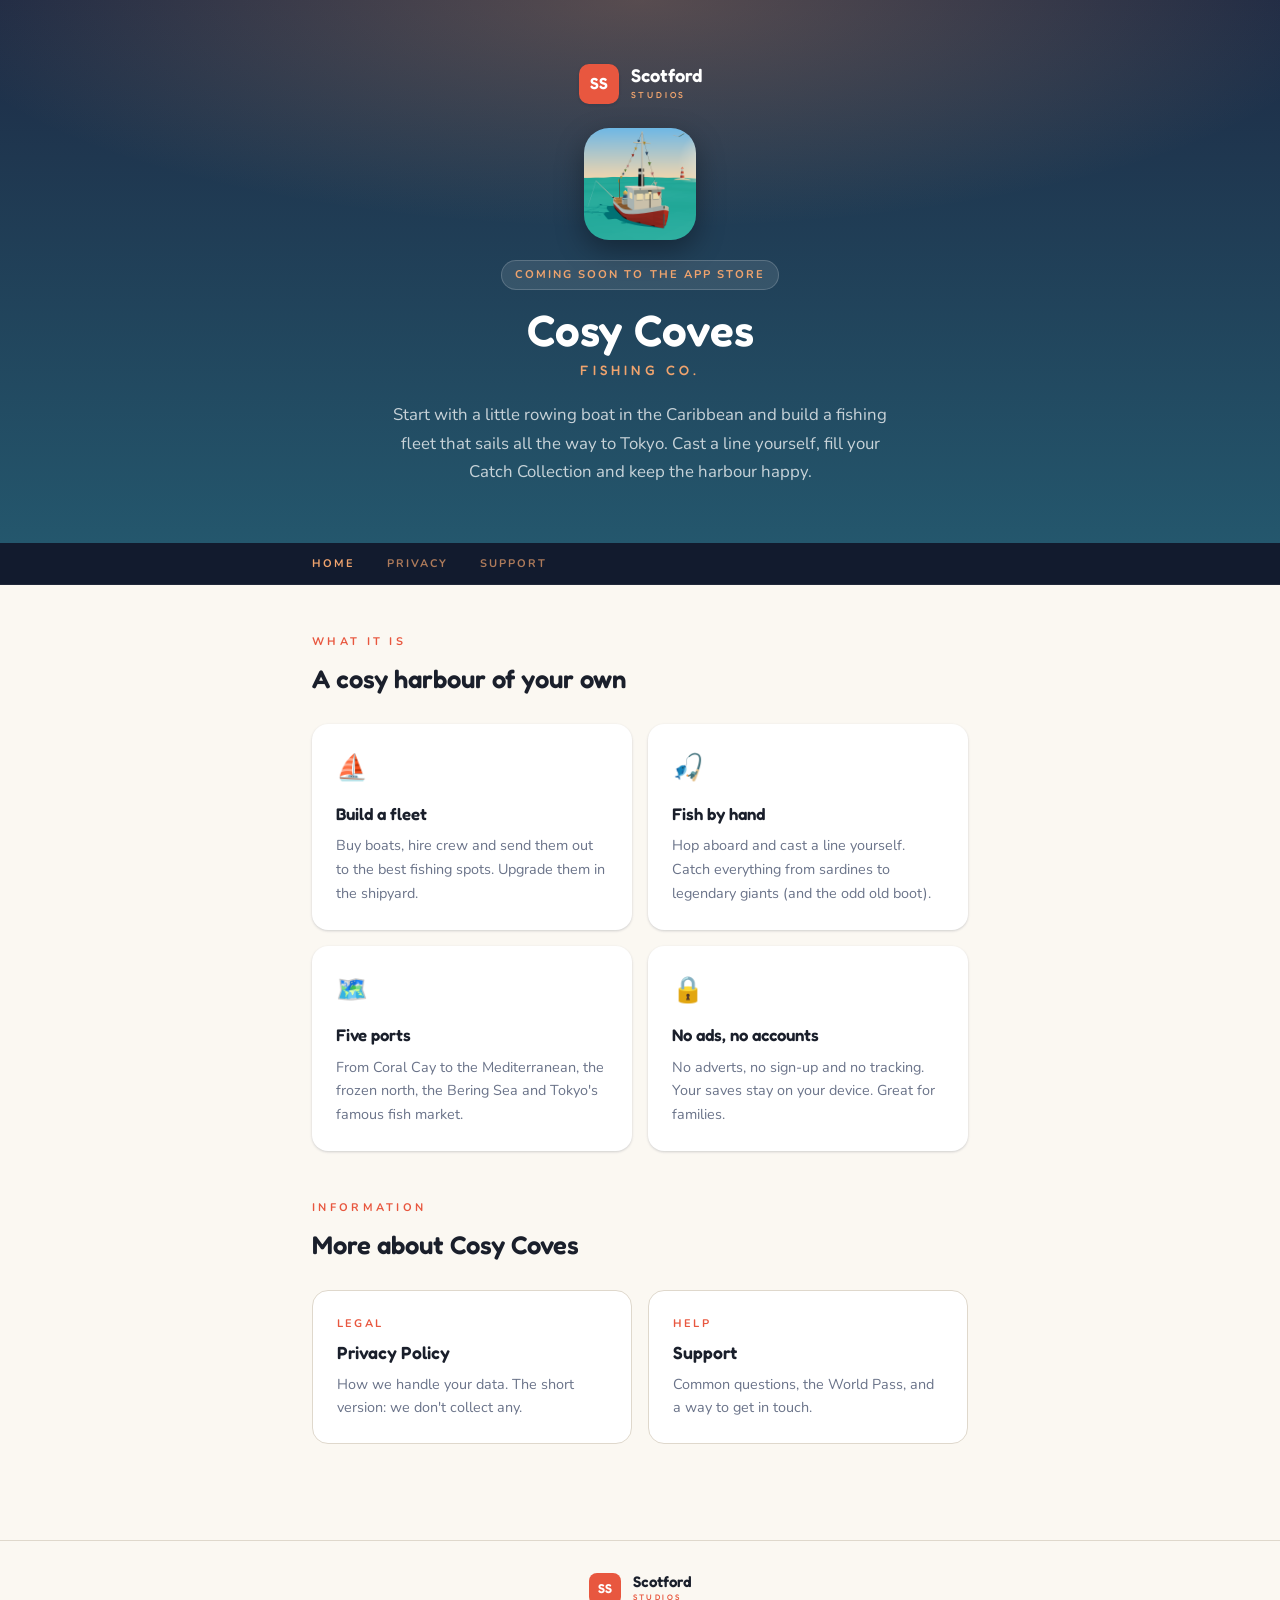
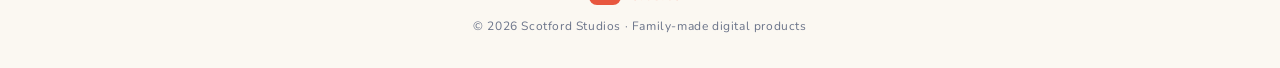
<file: index.html>
<!DOCTYPE html>
<html lang="en">
<head>
  <meta charset="UTF-8">
  <meta name="viewport" content="width=device-width, initial-scale=1.0">
  <title>Cosy Coves Fishing Co.</title>
  <meta name="description" content="Cosy Coves Fishing Co. A cosy fishing and harbour game by Scotford Studios.">
  <link rel="icon" type="image/png" href="icon.png">
  <link href="https://fonts.googleapis.com/css2?family=Fredoka:wght@500;600&family=Nunito:wght@400;600;700&display=swap" rel="stylesheet">
  <link rel="stylesheet" href="style.css">
</head>
<body>

  <header class="hero">
    <div class="hero-inner">
      <a class="logo-lockup" href="index.html">
        <div class="logo-badge">SS</div>
        <div>
          <div class="logo-name">Scotford</div>
          <div class="logo-sub">Studios</div>
        </div>
      </a>
      <img class="hero-icon" src="icon.png" alt="Cosy Coves app icon">
      <div class="hero-badge">Coming soon to the App Store</div>
      <h1>Cosy Coves</h1>
      <div class="hero-sub">FISHING CO.</div>
      <p class="lede">Start with a little rowing boat in the Caribbean and build a fishing fleet that sails all the way to Tokyo. Cast a line yourself, fill your Catch Collection and keep the harbour happy.</p>
    </div>
  </header>

  <nav class="site-nav">
    <div class="site-nav-inner">
      <a href="index.html" class="active">Home</a>
      <a href="privacy.html">Privacy</a>
      <a href="support.html">Support</a>
    </div>
  </nav>

  <main class="page-body">

    <div style="margin-bottom: 3rem;">
      <div class="section-eyebrow">What it is</div>
      <h2 class="section-title">A cosy harbour of your own</h2>
      <div class="features-grid">
        <div class="feature-card">
          <div class="feature-icon">⛵</div>
          <div class="feature-title">Build a fleet</div>
          <div class="feature-desc">Buy boats, hire crew and send them out to the best fishing spots. Upgrade them in the shipyard.</div>
        </div>
        <div class="feature-card">
          <div class="feature-icon">🎣</div>
          <div class="feature-title">Fish by hand</div>
          <div class="feature-desc">Hop aboard and cast a line yourself. Catch everything from sardines to legendary giants (and the odd old boot).</div>
        </div>
        <div class="feature-card">
          <div class="feature-icon">🗺️</div>
          <div class="feature-title">Five ports</div>
          <div class="feature-desc">From Coral Cay to the Mediterranean, the frozen north, the Bering Sea and Tokyo's famous fish market.</div>
        </div>
        <div class="feature-card">
          <div class="feature-icon">🔒</div>
          <div class="feature-title">No ads, no accounts</div>
          <div class="feature-desc">No adverts, no sign-up and no tracking. Your saves stay on your device. Great for families.</div>
        </div>
      </div>
    </div>

    <div>
      <div class="section-eyebrow">Information</div>
      <h2 class="section-title">More about Cosy Coves</h2>
      <div class="links-grid">
        <a class="link-card" href="privacy.html">
          <div class="link-card-eyebrow">Legal</div>
          <div class="link-card-title">Privacy Policy</div>
          <div class="link-card-desc">How we handle your data. The short version: we don't collect any.</div>
        </a>
        <a class="link-card" href="support.html">
          <div class="link-card-eyebrow">Help</div>
          <div class="link-card-title">Support</div>
          <div class="link-card-desc">Common questions, the World Pass, and a way to get in touch.</div>
        </a>
      </div>
    </div>

  </main>

  <footer class="site-footer">
    <div class="footer-inner">
      <a class="footer-logo" href="index.html">
        <div class="footer-badge">SS</div>
        <div>
          <div class="footer-name">Scotford</div>
          <div class="footer-sub">Studios</div>
        </div>
      </a>
      <p class="footer-copy">© 2026 Scotford Studios · Family-made digital products</p>
    </div>
  </footer>

</body>
</html>
</file>
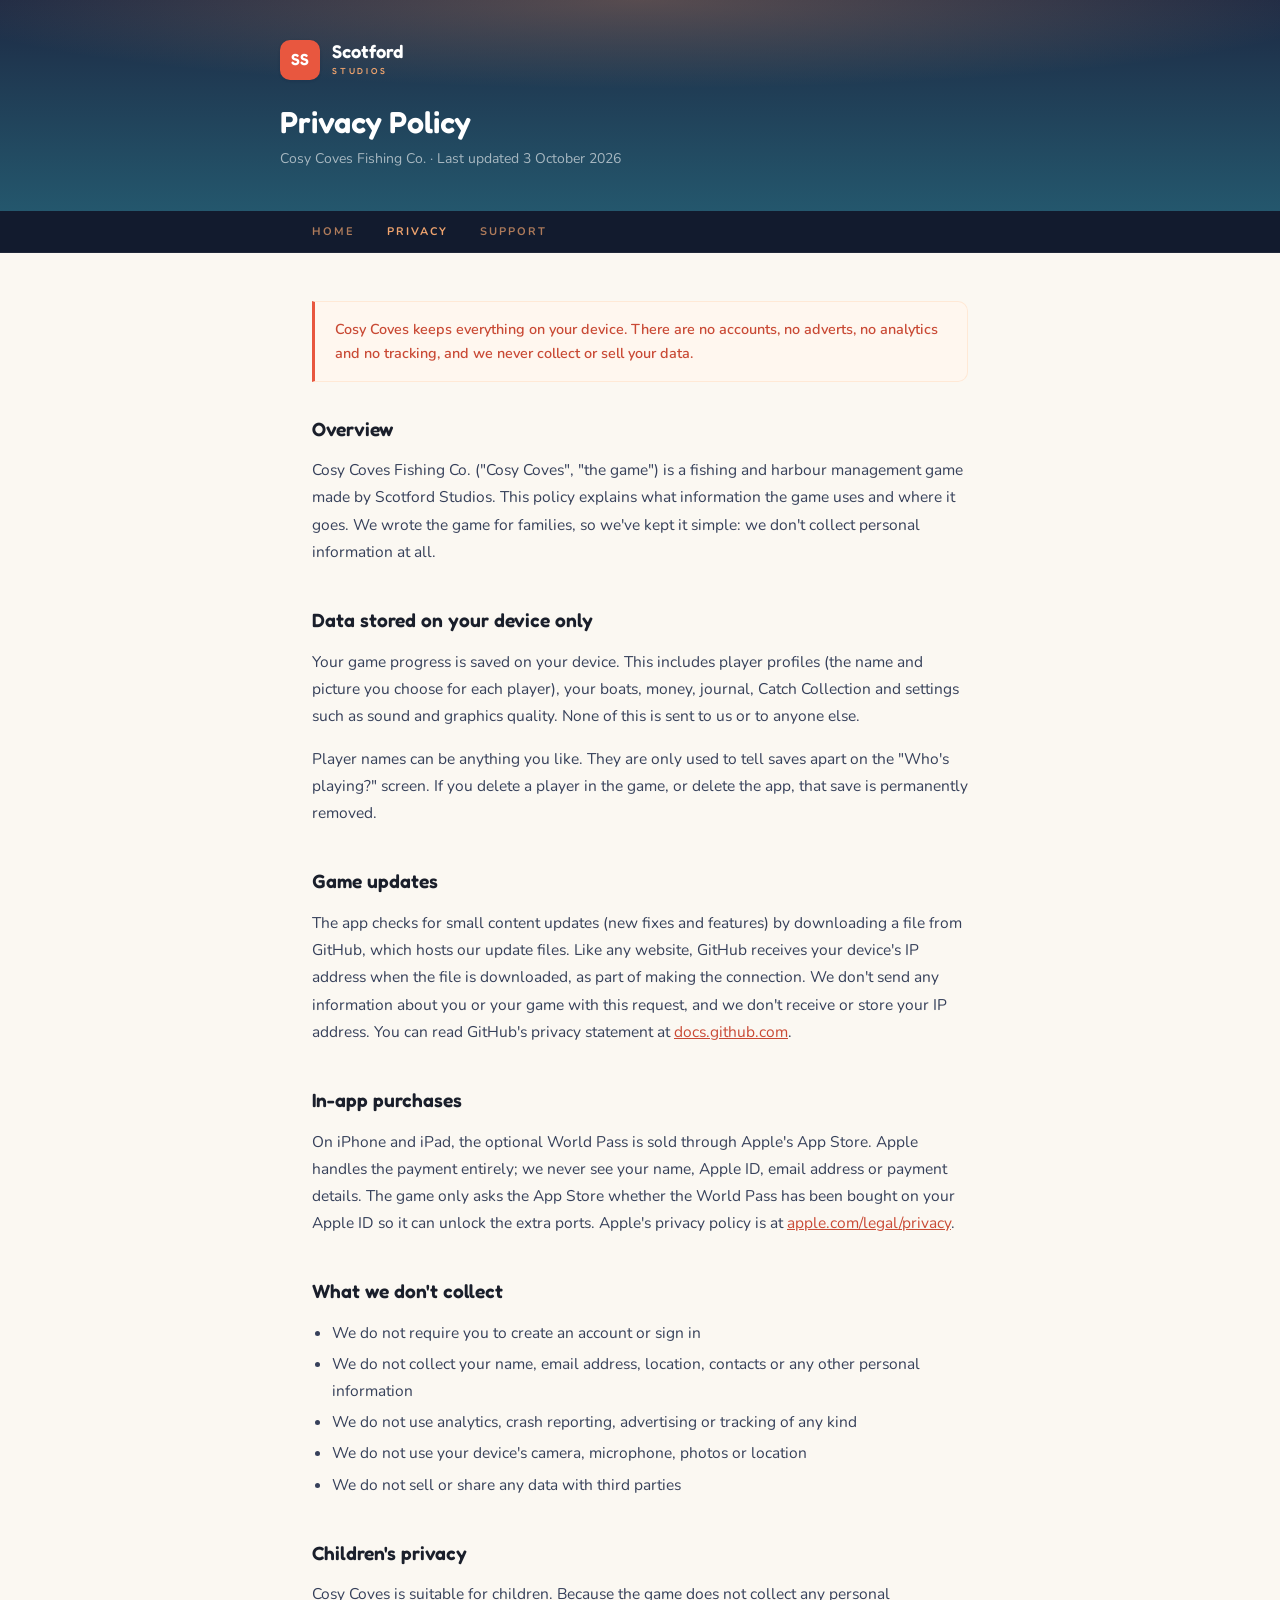
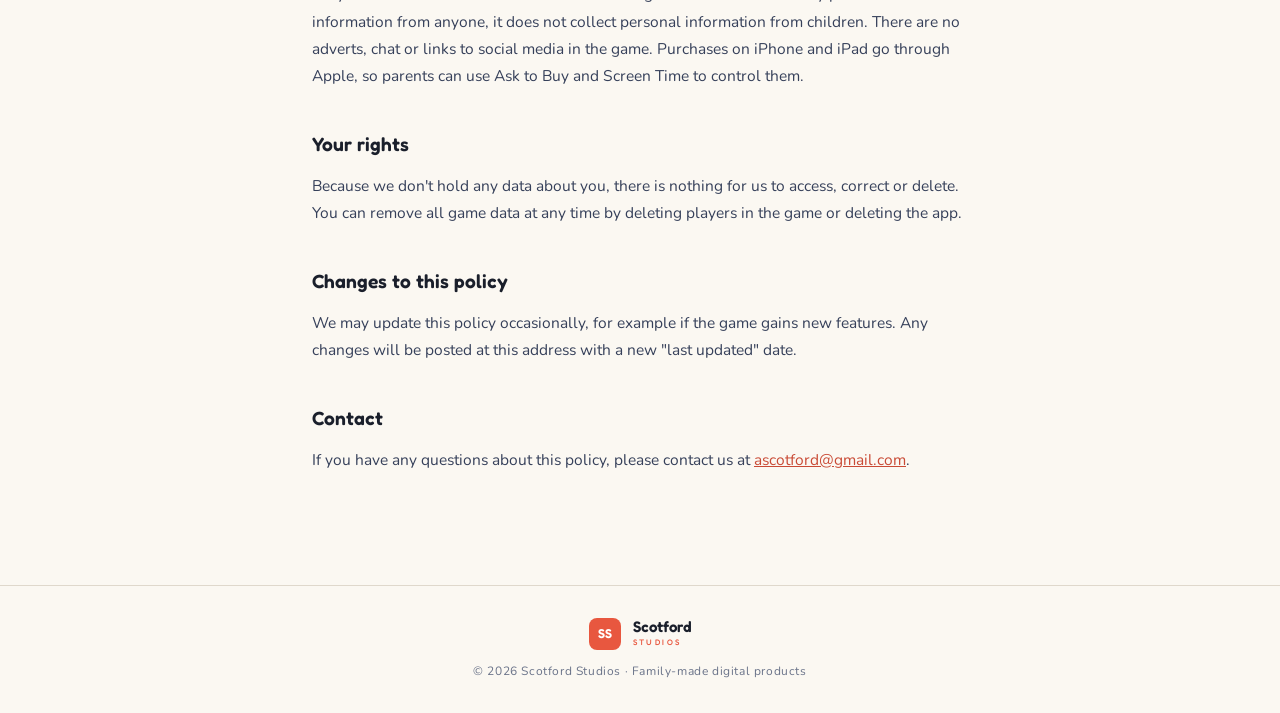
<file: privacy.html>
<!DOCTYPE html>
<html lang="en">
<head>
  <meta charset="UTF-8">
  <meta name="viewport" content="width=device-width, initial-scale=1.0">
  <title>Cosy Coves – Privacy Policy</title>
  <link rel="icon" type="image/png" href="icon.png">
  <link href="https://fonts.googleapis.com/css2?family=Fredoka:wght@500;600&family=Nunito:wght@400;600;700&display=swap" rel="stylesheet">
  <link rel="stylesheet" href="style.css">
</head>
<body>

  <header class="site-header">
    <div class="header-inner">
      <a class="logo-lockup" href="index.html">
        <div class="logo-badge">SS</div>
        <div>
          <div class="logo-name">Scotford</div>
          <div class="logo-sub">Studios</div>
        </div>
      </a>
      <h1 class="page-title">Privacy Policy</h1>
      <p class="page-subtitle">Cosy Coves Fishing Co. · Last updated 3 October 2026</p>
    </div>
  </header>

  <nav class="site-nav">
    <div class="site-nav-inner">
      <a href="index.html">Home</a>
      <a href="privacy.html" class="active">Privacy</a>
      <a href="support.html">Support</a>
    </div>
  </nav>

  <main class="page-body">
    <div class="info-card">
      <p>Cosy Coves keeps everything on your device. There are no accounts, no adverts, no analytics and no tracking, and we never collect or sell your data.</p>
    </div>

    <div class="prose">
      <h2>Overview</h2>
      <p>Cosy Coves Fishing Co. ("Cosy Coves", "the game") is a fishing and harbour management game made by Scotford Studios. This policy explains what information the game uses and where it goes. We wrote the game for families, so we've kept it simple: we don't collect personal information at all.</p>

      <h2>Data stored on your device only</h2>
      <p>Your game progress is saved on your device. This includes player profiles (the name and picture you choose for each player), your boats, money, journal, Catch Collection and settings such as sound and graphics quality. None of this is sent to us or to anyone else.</p>
      <p>Player names can be anything you like. They are only used to tell saves apart on the "Who's playing?" screen. If you delete a player in the game, or delete the app, that save is permanently removed.</p>

      <h2>Game updates</h2>
      <p>The app checks for small content updates (new fixes and features) by downloading a file from GitHub, which hosts our update files. Like any website, GitHub receives your device's IP address when the file is downloaded, as part of making the connection. We don't send any information about you or your game with this request, and we don't receive or store your IP address. You can read GitHub's privacy statement at <a href="https://docs.github.com/site-policy/privacy-policies/github-general-privacy-statement" target="_blank" rel="noopener">docs.github.com</a>.</p>

      <h2>In-app purchases</h2>
      <p>On iPhone and iPad, the optional World Pass is sold through Apple's App Store. Apple handles the payment entirely; we never see your name, Apple ID, email address or payment details. The game only asks the App Store whether the World Pass has been bought on your Apple ID so it can unlock the extra ports. Apple's privacy policy is at <a href="https://www.apple.com/legal/privacy/" target="_blank" rel="noopener">apple.com/legal/privacy</a>.</p>

      <h2>What we don't collect</h2>
      <ul>
        <li>We do not require you to create an account or sign in</li>
        <li>We do not collect your name, email address, location, contacts or any other personal information</li>
        <li>We do not use analytics, crash reporting, advertising or tracking of any kind</li>
        <li>We do not use your device's camera, microphone, photos or location</li>
        <li>We do not sell or share any data with third parties</li>
      </ul>

      <h2>Children's privacy</h2>
      <p>Cosy Coves is suitable for children. Because the game does not collect any personal information from anyone, it does not collect personal information from children. There are no adverts, chat or links to social media in the game. Purchases on iPhone and iPad go through Apple, so parents can use Ask to Buy and Screen Time to control them.</p>

      <h2>Your rights</h2>
      <p>Because we don't hold any data about you, there is nothing for us to access, correct or delete. You can remove all game data at any time by deleting players in the game or deleting the app.</p>

      <h2>Changes to this policy</h2>
      <p>We may update this policy occasionally, for example if the game gains new features. Any changes will be posted at this address with a new "last updated" date.</p>

      <h2>Contact</h2>
      <p>If you have any questions about this policy, please contact us at <a href="mailto:ascotford@gmail.com">ascotford@gmail.com</a>.</p>
    </div>
  </main>

  <footer class="site-footer">
    <div class="footer-inner">
      <a class="footer-logo" href="index.html">
        <div class="footer-badge">SS</div>
        <div>
          <div class="footer-name">Scotford</div>
          <div class="footer-sub">Studios</div>
        </div>
      </a>
      <p class="footer-copy">© 2026 Scotford Studios · Family-made digital products</p>
    </div>
  </footer>

</body>
</html>
</file>
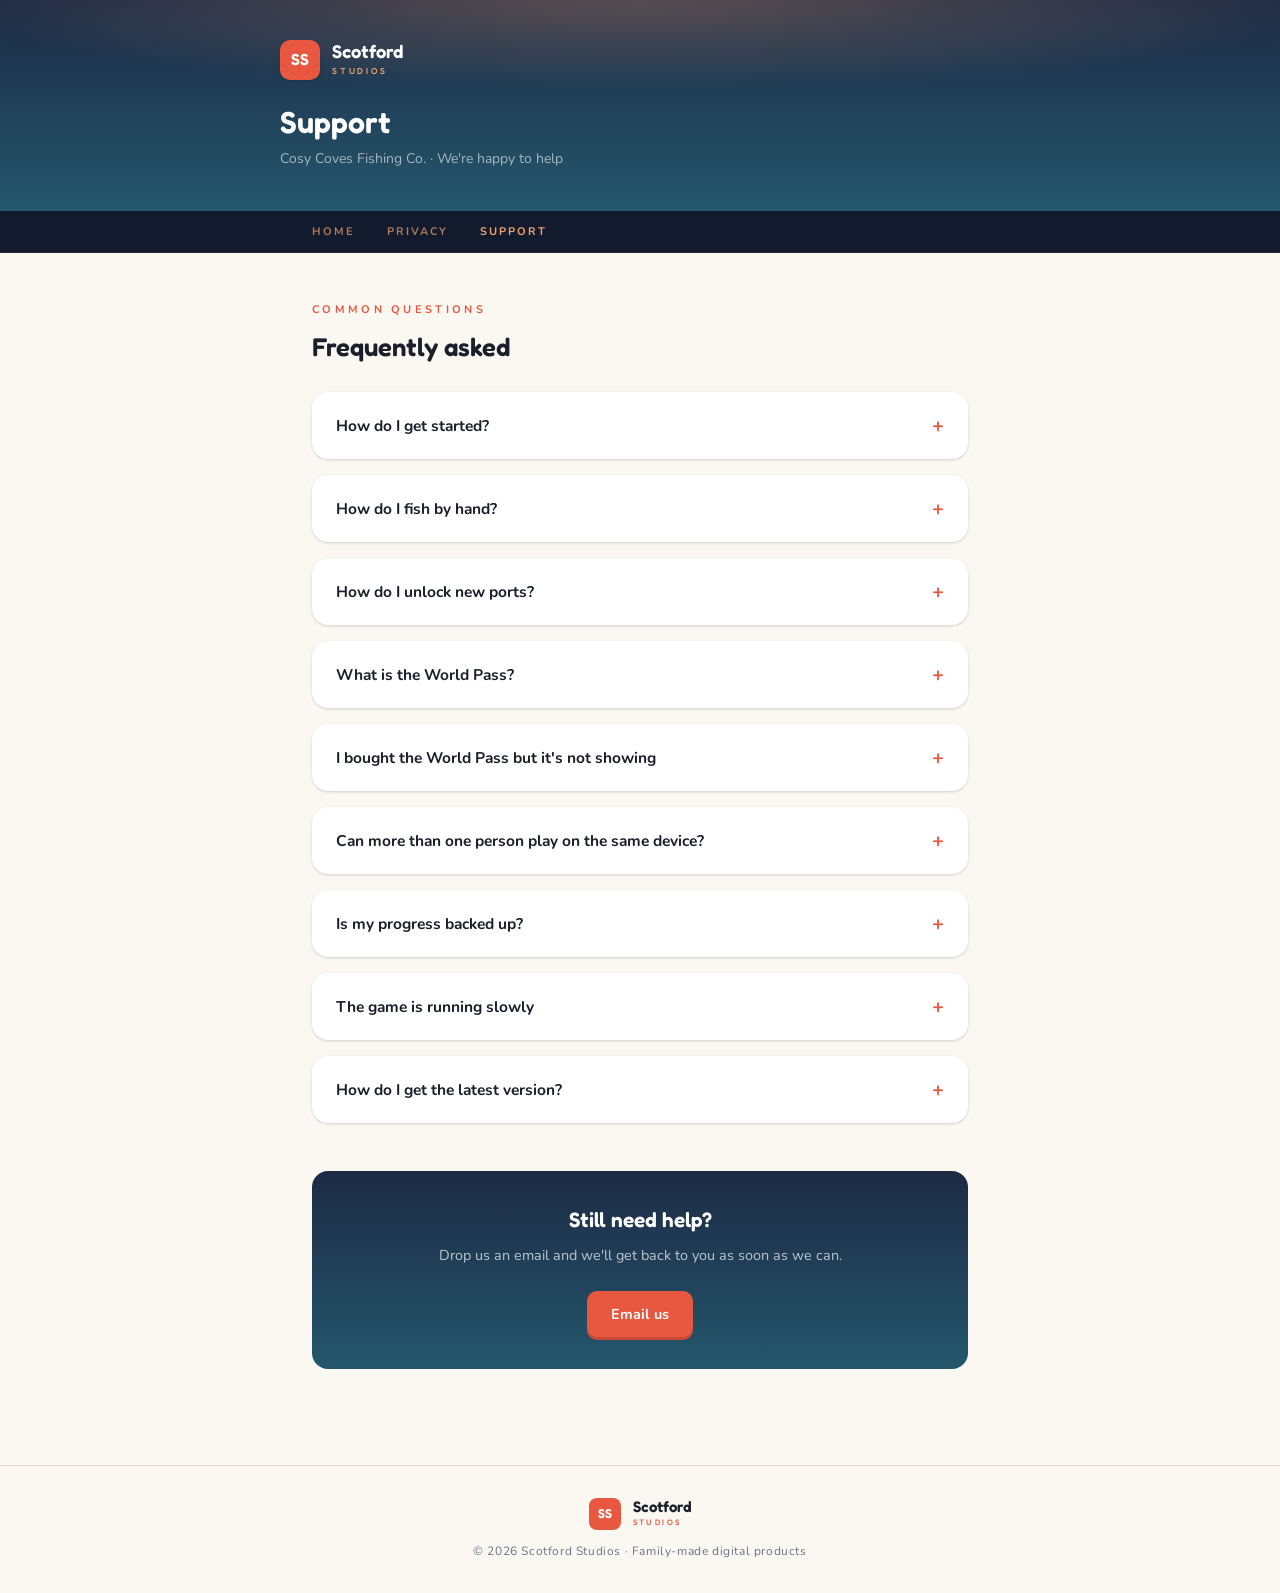
<file: support.html>
<!DOCTYPE html>
<html lang="en">
<head>
  <meta charset="UTF-8">
  <meta name="viewport" content="width=device-width, initial-scale=1.0">
  <title>Cosy Coves – Support</title>
  <link rel="icon" type="image/png" href="icon.png">
  <link href="https://fonts.googleapis.com/css2?family=Fredoka:wght@500;600&family=Nunito:wght@400;600;700&display=swap" rel="stylesheet">
  <link rel="stylesheet" href="style.css">
</head>
<body>

  <header class="site-header">
    <div class="header-inner">
      <a class="logo-lockup" href="index.html">
        <div class="logo-badge">SS</div>
        <div>
          <div class="logo-name">Scotford</div>
          <div class="logo-sub">Studios</div>
        </div>
      </a>
      <h1 class="page-title">Support</h1>
      <p class="page-subtitle">Cosy Coves Fishing Co. · We're happy to help</p>
    </div>
  </header>

  <nav class="site-nav">
    <div class="site-nav-inner">
      <a href="index.html">Home</a>
      <a href="privacy.html">Privacy</a>
      <a href="support.html" class="active">Support</a>
    </div>
  </nav>

  <main class="page-body">

    <div style="margin-bottom: 3rem;">
      <div class="section-eyebrow">Common questions</div>
      <h2 class="section-title">Frequently asked</h2>

      <div class="faq-list">
        <div class="faq-item">
          <button class="faq-question" onclick="toggle(this)">
            How do I get started? <span class="faq-icon">+</span>
          </button>
          <div class="faq-answer">
            <p>Tap your rowing boat, pick a fishing spot and send it out. When it comes home, open the Market to sell your catch to the dealers and restaurants. Save up for a better engine, more boats and crew.</p>
            <p>The Journal has a "How to play" tab if you get stuck, and its entries tell you what to aim for next.</p>
          </div>
        </div>
        <div class="faq-item">
          <button class="faq-question" onclick="toggle(this)">
            How do I fish by hand? <span class="faq-icon">+</span>
          </button>
          <div class="faq-answer">While one of your boats is fishing, tap it and press <b>Hop aboard &amp; fish!</b> Cast your line, wait for a bite, then reel in. Hand-caught fish sell for more, and everything you catch goes into your Catch Collection in the Journal, including the junk.</div>
        </div>
        <div class="faq-item">
          <button class="faq-question" onclick="toggle(this)">
            How do I unlock new ports? <span class="faq-icon">+</span>
          </button>
          <div class="faq-answer">Complete the entries in your Journal. When enough are done, the next port opens on the World Map. Each port has its own fish, boats, buyers and weather.</div>
        </div>
        <div class="faq-item">
          <button class="faq-question" onclick="toggle(this)">
            What is the World Pass? <span class="faq-icon">+</span>
          </button>
          <div class="faq-answer">
            <p>On iPhone and iPad, the first two ports (Coral Cay and Porto Azzurro) are free. The World Pass is a one-off purchase that lets you sail to the other three: Frostcove, Dutch Harbor and Toyosu. It is not a subscription.</p>
            <p>You still unlock each port by completing your Journal; the World Pass just lets you sail there. It covers every player profile on the device.</p>
          </div>
        </div>
        <div class="faq-item">
          <button class="faq-question" onclick="toggle(this)">
            I bought the World Pass but it's not showing <span class="faq-icon">+</span>
          </button>
          <div class="faq-answer">
            <p>Open the World Pass screen (from the Menu or the World Map) and tap <b>Restore purchase</b>. Make sure you're signed in to the App Store with the same Apple ID you used to buy it, and that you're connected to the internet.</p>
            <p>This also works on a new phone, after reinstalling, and for family members if Family Sharing is turned on.</p>
          </div>
        </div>
        <div class="faq-item">
          <button class="faq-question" onclick="toggle(this)">
            Can more than one person play on the same device? <span class="faq-icon">+</span>
          </button>
          <div class="faq-answer">Yes. Each player gets their own profile on the "Who's playing?" screen with a separate save. Use <b>Menu → Switch player</b> to change between them.</div>
        </div>
        <div class="faq-item">
          <button class="faq-question" onclick="toggle(this)">
            Is my progress backed up? <span class="faq-icon">+</span>
          </button>
          <div class="faq-answer">Your saves are stored on your device only. If you delete the app, your progress is lost (though a World Pass can always be restored). Back up your device before uninstalling if you want to keep your saves.</div>
        </div>
        <div class="faq-item">
          <button class="faq-question" onclick="toggle(this)">
            The game is running slowly <span class="faq-icon">+</span>
          </button>
          <div class="faq-answer">Open <b>Menu</b> and set Graphics to <b>Fast</b>. Closing other apps can help too.</div>
        </div>
        <div class="faq-item">
          <button class="faq-question" onclick="toggle(this)">
            How do I get the latest version? <span class="faq-icon">+</span>
          </button>
          <div class="faq-answer">The game checks for small updates automatically and will offer to restart when one is ready. You can also check from <b>Menu → Check for updates</b>. Bigger updates come through the App Store as usual.</div>
        </div>
      </div>
    </div>

    <div class="contact-card">
      <h2>Still need help?</h2>
      <p>Drop us an email and we'll get back to you as soon as we can.</p>
      <a class="btn-email" href="mailto:ascotford@gmail.com?subject=Cosy%20Coves%20support">Email us</a>
    </div>

  </main>

  <footer class="site-footer">
    <div class="footer-inner">
      <a class="footer-logo" href="index.html">
        <div class="footer-badge">SS</div>
        <div>
          <div class="footer-name">Scotford</div>
          <div class="footer-sub">Studios</div>
        </div>
      </a>
      <p class="footer-copy">© 2026 Scotford Studios · Family-made digital products</p>
    </div>
  </footer>

  <script>
    function toggle(btn) {
      btn.closest('.faq-item').classList.toggle('open');
    }
  </script>
</body>
</html>
</file>
<file: style.css>
/* Cosy Coves legal site: Scotford Studios layout (as Mealwise) in the game's navy / coral / peach palette */
:root {
  --navy-950: #121b2e;
  --navy-900: #1d2a44;
  --teal-700: #24576d;
  --coral-700: #c94a35;
  --coral-600: #e8573f;
  --peach-400: #f0a46e;
  --peach-100: #ffe9d6;
  --peach-50:  #fff7ef;
  --sea-300:   #8fd3dc;
  --ink-900:   #1a1f2b;
  --ink-700:   #36405a;
  --ink-500:   #6a7389;
  --ink-200:   #dfd8cc;
  --ink-100:   #efe9df;
  --ink-50:    #fbf8f2;
  --white:     #ffffff;
  --shadow-sm: 0 1px 3px rgba(29,42,68,0.12), 0 1px 2px rgba(29,42,68,0.08);
  --shadow-md: 0 6px 18px rgba(29,42,68,0.12);
  --r-md: 10px;
  --r-lg: 16px;
}
*, *::before, *::after { box-sizing: border-box; margin: 0; padding: 0; }
body { background: var(--ink-50); color: var(--ink-900); font-family: 'Nunito', system-ui, sans-serif; font-size: 1rem; line-height: 1.6; }

/* header (inner pages) and hero (home) */
.site-header, .hero { background: linear-gradient(var(--navy-900), var(--teal-700)); position: relative; overflow: hidden; }
.site-header { padding: 2.5rem 2rem; }
.hero { padding: 4rem 2rem 3.5rem; text-align: center; }
.site-header::before, .hero::before {
  content: ''; position: absolute; inset: 0; pointer-events: none;
  background: radial-gradient(ellipse 80% 60% at 50% 0%, rgba(240,164,110,0.28) 0%, transparent 70%);
}
.header-inner, .hero-inner { max-width: 720px; margin: 0 auto; position: relative; }
.logo-lockup { display: inline-flex; align-items: center; gap: 0.75rem; margin-bottom: 1.5rem; text-decoration: none; text-align: left; }
.logo-badge {
  width: 40px; height: 40px; background: var(--coral-600); border-radius: 10px;
  display: flex; align-items: center; justify-content: center;
  font-family: 'Fredoka', sans-serif; font-size: 1rem; font-weight: 600; color: white; box-shadow: var(--shadow-sm); flex-shrink: 0;
}
.logo-name { font-family: 'Fredoka', sans-serif; font-size: 1.15rem; font-weight: 600; color: var(--white); line-height: 1; }
.logo-sub  { font-family: 'Fredoka', sans-serif; font-size: 0.55rem; font-weight: 500; letter-spacing: 0.32em; text-transform: uppercase; color: var(--peach-400); margin-top: 3px; }
.page-title { font-family: 'Fredoka', sans-serif; font-size: 1.9rem; font-weight: 600; color: var(--white); line-height: 1.2; margin-bottom: 0.5rem; }
.page-subtitle { font-size: 0.875rem; color: rgba(255,255,255,0.6); }

.hero-icon { width: 112px; height: 112px; border-radius: 25px; box-shadow: 0 10px 28px rgba(0,0,0,0.35); margin: 0 auto 1.25rem; display: block; }
.hero-badge {
  display: inline-block; margin-bottom: 1rem; padding: 0.3rem 0.85rem; border-radius: 999px;
  background: rgba(255,255,255,0.1); border: 1px solid rgba(255,255,255,0.18);
  font-size: 0.7rem; letter-spacing: 0.18em; text-transform: uppercase; color: var(--peach-400); font-weight: 700;
}
.hero h1 { font-family: 'Fredoka', sans-serif; font-size: 2.75rem; font-weight: 600; color: var(--white); line-height: 1.1; }
.hero .hero-sub { font-family: 'Fredoka', sans-serif; font-size: 0.85rem; font-weight: 500; letter-spacing: 0.3em; color: var(--peach-400); margin: 0.35rem 0 1.25rem; }
.hero p.lede { font-size: 1.05rem; color: rgba(255,255,255,0.75); max-width: 500px; margin: 0 auto; line-height: 1.7; }

.site-nav { background: var(--navy-950); border-bottom: 1px solid rgba(255,255,255,0.06); }
.site-nav-inner { max-width: 720px; margin: 0 auto; padding: 0 2rem; display: flex; gap: 2rem; }
.site-nav a {
  display: block; padding: 0.75rem 0; font-size: 0.6875rem; letter-spacing: 0.18em; text-transform: uppercase; font-weight: 700;
  color: var(--peach-400); text-decoration: none; opacity: 0.7; transition: opacity 0.15s;
}
.site-nav a:hover, .site-nav a.active { opacity: 1; }

.page-body { max-width: 720px; margin: 0 auto; padding: 3rem 2rem 6rem; }
.section-eyebrow { font-size: 0.6875rem; letter-spacing: 0.3em; text-transform: uppercase; color: var(--coral-600); font-weight: 700; margin-bottom: 0.5rem; }
.section-title { font-family: 'Fredoka', sans-serif; font-size: 1.6rem; font-weight: 600; color: var(--ink-900); margin-bottom: 1.5rem; }

.info-card {
  background: var(--peach-50); border: 1px solid var(--peach-100); border-left: 3px solid var(--coral-600);
  border-radius: 0 var(--r-md) var(--r-md) 0; padding: 1rem 1.25rem; margin-bottom: 2rem;
}
.info-card p { margin: 0; font-size: 0.9rem; color: var(--coral-700); font-weight: 600; }

.prose h2 { font-family: 'Fredoka', sans-serif; font-size: 1.2rem; font-weight: 600; color: var(--ink-900); margin-top: 2.5rem; margin-bottom: 0.75rem; }
.prose h2:first-child { margin-top: 0; }
.prose p { font-size: 0.97rem; color: var(--ink-700); line-height: 1.75; margin-bottom: 1rem; }
.prose ul { padding-left: 1.25rem; margin-bottom: 1rem; }
.prose ul li { font-size: 0.97rem; color: var(--ink-700); line-height: 1.75; margin-bottom: 0.25rem; }
.prose a { color: var(--coral-700); }
.prose a:hover { color: var(--coral-600); }

.features-grid, .links-grid { display: grid; grid-template-columns: 1fr 1fr; gap: 1rem; }
.features-grid { margin-bottom: 3rem; }
.feature-card { background: var(--white); border-radius: var(--r-lg); padding: 1.5rem; box-shadow: var(--shadow-sm); }
.feature-icon { font-size: 1.6rem; margin-bottom: 0.75rem; }
.feature-title { font-family: 'Fredoka', sans-serif; font-size: 1.05rem; font-weight: 600; color: var(--ink-900); margin-bottom: 0.4rem; }
.feature-desc  { font-size: 0.9rem; color: var(--ink-500); line-height: 1.65; }
.link-card {
  display: block; background: var(--white); border: 1px solid var(--ink-200); border-radius: var(--r-lg);
  padding: 1.5rem; text-decoration: none; transition: border-color 0.15s, box-shadow 0.15s;
}
.link-card:hover { border-color: var(--peach-400); box-shadow: var(--shadow-md); }
.link-card-eyebrow { font-size: 0.6875rem; letter-spacing: 0.2em; text-transform: uppercase; color: var(--coral-600); font-weight: 700; margin-bottom: 0.4rem; }
.link-card-title   { font-family: 'Fredoka', sans-serif; font-size: 1.1rem; font-weight: 600; color: var(--ink-900); margin-bottom: 0.4rem; }
.link-card-desc    { font-size: 0.9rem; color: var(--ink-500); line-height: 1.6; }

.faq-list { display: flex; flex-direction: column; gap: 1rem; margin-bottom: 3rem; }
.faq-item { background: var(--white); border-radius: var(--r-lg); box-shadow: var(--shadow-sm); overflow: hidden; }
.faq-question {
  width: 100%; text-align: left; padding: 1.25rem 1.5rem; background: none; border: none; cursor: pointer;
  font-family: 'Nunito', sans-serif; font-size: 0.97rem; font-weight: 700; color: var(--ink-900);
  display: flex; justify-content: space-between; align-items: center; gap: 1rem;
}
.faq-question:hover { color: var(--coral-700); }
.faq-icon { font-size: 1.25rem; color: var(--coral-600); flex-shrink: 0; transition: transform 0.2s; }
.faq-answer { display: none; padding: 1rem 1.5rem 1.25rem; font-size: 0.9375rem; color: var(--ink-700); line-height: 1.75; border-top: 1px solid var(--ink-100); }
.faq-answer p + p { margin-top: 0.6rem; }
.faq-item.open .faq-answer { display: block; }
.faq-item.open .faq-icon { transform: rotate(45deg); }

.contact-card {
  background: linear-gradient(var(--navy-900), var(--teal-700)); border-radius: var(--r-lg); padding: 2rem;
  text-align: center; position: relative; overflow: hidden;
}
.contact-card h2 { font-family: 'Fredoka', sans-serif; font-size: 1.3rem; font-weight: 600; color: var(--white); margin-bottom: 0.5rem; }
.contact-card p { font-size: 0.9rem; color: rgba(255,255,255,0.7); margin-bottom: 1.5rem; }
.btn-email {
  display: inline-flex; align-items: center; gap: 0.5rem; background: var(--coral-600); color: var(--white);
  padding: 0.7rem 1.5rem; border-radius: var(--r-md); font-weight: 700; font-size: 0.9rem;
  text-decoration: none; box-shadow: 0 3px 0 var(--coral-700); transition: background 0.15s;
}
.btn-email:hover { background: var(--coral-700); }

.site-footer { border-top: 1px solid var(--ink-200); padding: 2rem; text-align: center; }
.footer-inner { max-width: 720px; margin: 0 auto; }
.footer-logo { display: inline-flex; align-items: center; gap: 0.75rem; margin-bottom: 0.75rem; text-decoration: none; text-align: left; }
.footer-badge {
  width: 32px; height: 32px; background: var(--coral-600); border-radius: 8px; display: flex; align-items: center; justify-content: center;
  font-family: 'Fredoka', sans-serif; font-size: 0.8rem; font-weight: 600; color: white;
}
.footer-name { font-family: 'Fredoka', sans-serif; font-size: 0.95rem; font-weight: 600; color: var(--ink-900); line-height: 1.1; }
.footer-sub  { font-family: 'Fredoka', sans-serif; font-size: 0.5rem; font-weight: 500; letter-spacing: 0.3em; text-transform: uppercase; color: var(--coral-600); }
.footer-copy { font-size: 0.75rem; color: var(--ink-500); letter-spacing: 0.05em; }

@media (max-width: 600px) {
  .page-body { padding: 2rem 1rem 4rem; }
  .site-header { padding: 2rem 1rem; }
  .hero { padding: 3rem 1rem 2.5rem; }
  .hero h1 { font-size: 2.1rem; }
  .site-nav-inner { padding: 0 1rem; gap: 1.25rem; }
  .features-grid, .links-grid { grid-template-columns: 1fr; }
}
</file>
